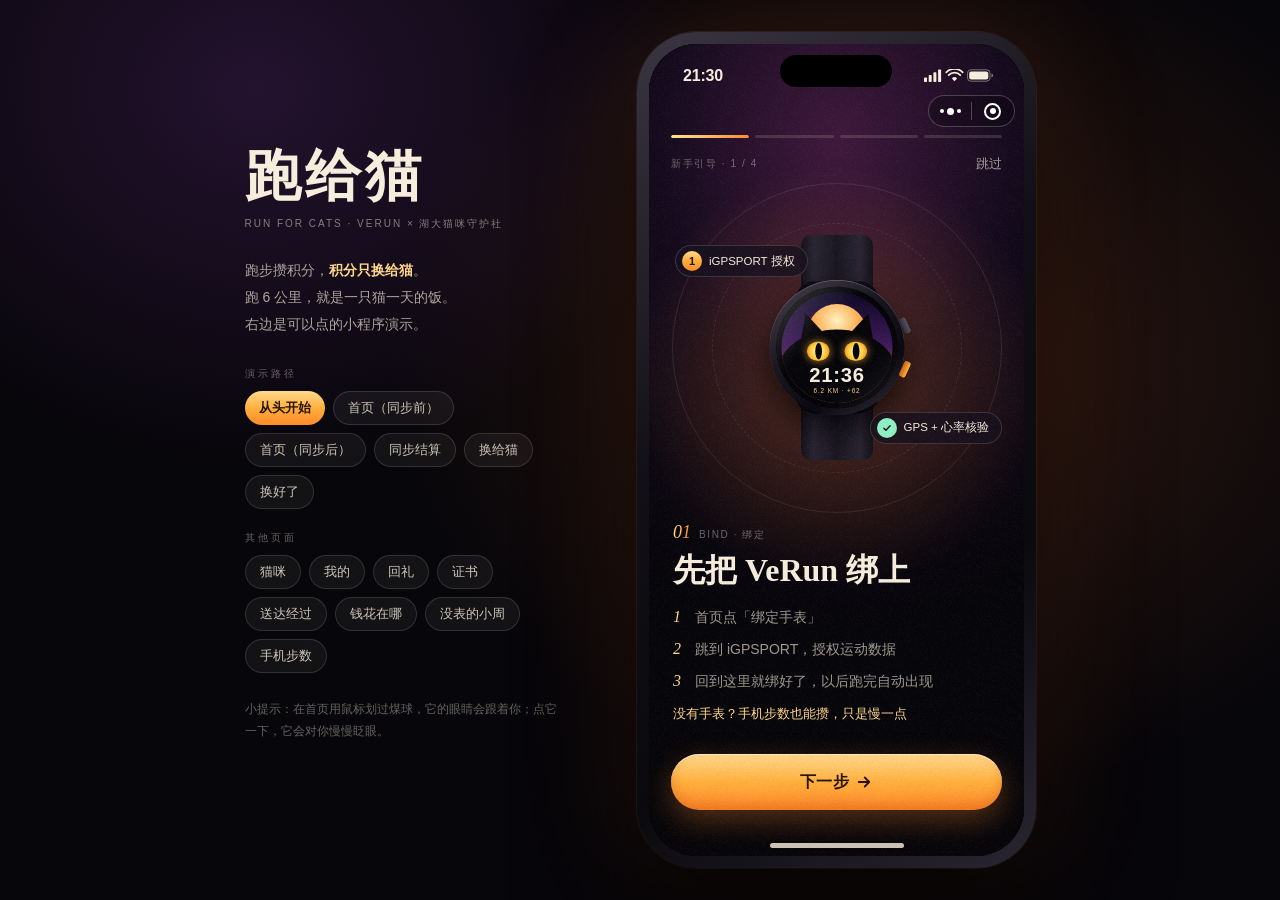
<file: index.html>
<!DOCTYPE html>
<html lang="zh-CN">
  <head>
    <link rel="stylesheet" href="./assets/uni.839f027d.css">

    <meta charset="UTF-8" />
    <script>
      // 桌面浏览器直接打开时，套一个手机外框再看（?noframe=1 可关掉）
      if (window.self === window.top && window.innerWidth > 600 && !/[?&](noframe|frame)=1/.test(location.search)) {
        location.replace('./static/h5/frame.html' + location.search + location.hash)
      }
      var coverSupport = 'CSS' in window && typeof CSS.supports === 'function' && (CSS.supports('top: env(a)') ||
        CSS.supports('top: constant(a)'))
      document.write(
        '<meta name="viewport" content="width=device-width, user-scalable=no, initial-scale=1.0, maximum-scale=1.0, minimum-scale=1.0' +
        (coverSupport ? ', viewport-fit=cover' : '') + '" />')
    </script>
    <meta name="theme-color" content="#07060A" />
    <title>跑给猫 · VeRun 里程换公益（演示）</title>
    <style>html,body{background:#07060A;margin:0}</style>
    <!--preload-links-->
    <!--app-context-->
    <script type="module" crossorigin src="./assets/index-Dg729XaZ.js"></script>
    <link rel="stylesheet" crossorigin href="./assets/index-CFUoJsLk.css">
  </head>
  <body>
    <div id="app"><!--app-html--></div>
  </body>
</html>
</file>
<file: assets/uni.839f027d.css>
uni-image{width:320px;height:240px;display:inline-block;overflow:hidden;position:relative}uni-image[hidden]{display:none}uni-image>div{width:100%;height:100%;background-repeat:no-repeat}uni-image>img{-webkit-touch-callout:none;-webkit-user-select:none;user-select:none;display:block;position:absolute;top:0;left:0;width:100%;height:100%;opacity:0}uni-image>.uni-image-will-change{will-change:transform}.uni-scroll-view-refresher{position:relative;overflow:hidden;flex-shrink:0}.uni-scroll-view-refresher-container{position:absolute;width:100%;bottom:0;display:flex;flex-direction:column-reverse}.uni-scroll-view-refresh{position:absolute;top:0;left:0;right:0;bottom:0;display:flex;flex-direction:row;justify-content:center;align-items:center}.uni-scroll-view-refresh-inner{display:flex;align-items:center;justify-content:center;line-height:0;width:40px;height:40px;border-radius:50%;background-color:#fff;box-shadow:0 1px 6px rgba(0,0,0,.118),0 1px 4px rgba(0,0,0,.118)}.uni-scroll-view-refresh__spinner{transform-origin:center center;animation:uni-scroll-view-refresh-rotate 2s linear infinite}.uni-scroll-view-refresh__spinner>circle{stroke:currentColor;stroke-linecap:round;animation:uni-scroll-view-refresh-dash 2s linear infinite}@keyframes uni-scroll-view-refresh-rotate{0%{transform:rotate(0)}to{transform:rotate(360deg)}}@keyframes uni-scroll-view-refresh-dash{0%{stroke-dasharray:1,200;stroke-dashoffset:0}50%{stroke-dasharray:89,200;stroke-dashoffset:-35px}to{stroke-dasharray:89,200;stroke-dashoffset:-124px}}@keyframes once-show{0%{top:0}}uni-resize-sensor,uni-resize-sensor>div{position:absolute;left:0;top:0;right:0;bottom:0;overflow:hidden}uni-resize-sensor{display:block;z-index:-1;visibility:hidden;animation:once-show 1ms}uni-resize-sensor>div>div{position:absolute;left:0;top:0}uni-resize-sensor>div:first-child>div{width:100000px;height:100000px}uni-resize-sensor>div:last-child>div{width:200%;height:200%}uni-scroll-view{display:block;width:100%}uni-scroll-view[hidden]{display:none}.uni-scroll-view{position:relative;-webkit-overflow-scrolling:touch;width:100%;height:100%;max-height:inherit}.uni-scroll-view-scrollbar-hidden::-webkit-scrollbar{display:none}.uni-scroll-view-scrollbar-hidden{-moz-scrollbars:none;scrollbar-width:none}.uni-scroll-view-content{width:100%;height:100%}uni-swiper-item{display:block;overflow:hidden;will-change:transform;position:absolute;width:100%;height:100%;cursor:grab}uni-swiper-item[hidden]{display:none}uni-swiper{display:block;height:150px}uni-swiper[hidden]{display:none}.uni-swiper-wrapper{overflow:hidden;position:relative;width:100%;height:100%;transform:translateZ(0)}.uni-swiper-slides{position:absolute;left:0;top:0;right:0;bottom:0}.uni-swiper-slide-frame{position:absolute;left:0;top:0;width:100%;height:100%;will-change:transform}.uni-swiper-dots{position:absolute;font-size:0}.uni-swiper-dots-horizontal{left:50%;bottom:10px;text-align:center;white-space:nowrap;transform:translate(-50%)}.uni-swiper-dots-horizontal .uni-swiper-dot{margin-right:8px}.uni-swiper-dots-horizontal .uni-swiper-dot:last-child{margin-right:0}.uni-swiper-dots-vertical{right:10px;top:50%;text-align:right;transform:translateY(-50%)}.uni-swiper-dots-vertical .uni-swiper-dot{display:block;margin-bottom:9px}.uni-swiper-dots-vertical .uni-swiper-dot:last-child{margin-bottom:0}.uni-swiper-dot{display:inline-block;width:8px;height:8px;cursor:pointer;transition-property:background-color;transition-timing-function:ease;background:rgba(0,0,0,.3);border-radius:50%}.uni-swiper-dot-active{background-color:#000}.uni-swiper-navigation{width:26px;height:26px;cursor:pointer;position:absolute;top:50%;margin-top:-13px;display:flex;align-items:center;transition:all .2s;border-radius:50%;opacity:1}.uni-swiper-navigation-disabled{opacity:.35;cursor:not-allowed}.uni-swiper-navigation-hide{opacity:0;cursor:auto;pointer-events:none}.uni-swiper-navigation-prev{left:10px}.uni-swiper-navigation-prev svg{margin-left:-1px;left:10px}.uni-swiper-navigation-prev.uni-swiper-navigation-vertical{top:18px;left:50%;margin-left:-13px}.uni-swiper-navigation-prev.uni-swiper-navigation-vertical svg{transform:rotate(90deg);margin-left:auto;margin-top:-2px}.uni-swiper-navigation-next{right:10px}.uni-swiper-navigation-next svg{transform:rotate(180deg)}.uni-swiper-navigation-next.uni-swiper-navigation-vertical{top:auto;bottom:5px;left:50%;margin-left:-13px}.uni-swiper-navigation-next.uni-swiper-navigation-vertical svg{margin-top:2px;transform:rotate(270deg)}uni-text[selectable]{cursor:auto;-webkit-user-select:text;user-select:text}uni-text{white-space:pre-line}uni-view{display:block}uni-view[hidden]{display:none}uni-toast{position:fixed;top:0;right:0;bottom:0;left:0;z-index:999;display:block;box-sizing:border-box;pointer-events:none;font-size:16px}uni-toast .uni-sample-toast{position:fixed;z-index:999;top:50%;left:50%;transform:translate(-50%,-50%);text-align:center;width:max-content;max-width:80%;max-width:min(200px,80%);box-sizing:border-box;padding:12px 20px;background-color:rgba(76,76,76,.95);border-radius:10px}uni-toast .uni-simple-toast__text{display:-webkit-box;-webkit-box-orient:vertical;-webkit-line-clamp:2;overflow:hidden;margin:0;color:#fff;font-size:16px;line-height:1.4;text-align:center;max-width:100%;word-break:break-word;white-space:normal}uni-toast .uni-sample-toast.uni-toast--top{top:12px;top:calc(12px + env(safe-area-inset-top,0px));transform:translate(-50%)}uni-toast .uni-sample-toast.uni-toast--bottom{top:auto;bottom:12px;bottom:calc(12px + env(safe-area-inset-bottom,0px));transform:translate(-50%)}uni-toast .uni-mask{pointer-events:auto}uni-toast .uni-toast{position:fixed;z-index:999;width:140px;height:140px;display:flex;flex-direction:column;align-items:center;justify-content:center;top:50%;left:50%;transform:translate(-50%,-50%);background:rgba(76,76,76,.95);text-align:center;border-radius:10px;color:#fff}.uni-toast *{box-sizing:border-box}uni-toast .uni-toast__icon{margin:0;flex-shrink:0;width:36px!important;height:36px!important;object-fit:contain;vertical-align:baseline!important}.uni-icon_toast{margin:15px 0 0}.uni-icon_toast.uni-icon-success-no-circle:before{color:#fff;font-size:55px}.uni-icon_toast.uni-loading{margin:20px 0 0;width:38px;height:38px;vertical-align:baseline}uni-toast .uni-toast__content{display:-webkit-box;-webkit-box-orient:vertical;-webkit-line-clamp:2;margin:16px 0 0;padding:0 8px;max-width:100%;overflow:hidden;font-size:16px;line-height:1.4;color:#fff;word-break:break-word;white-space:normal}
</file>
<file: assets/index-CFUoJsLk.css>
*{margin:0;-webkit-tap-highlight-color:transparent}html,body{-webkit-user-select:none;-moz-user-select:none;user-select:none;width:100%;height:100%}body{overflow-x:hidden;font-size:16px}uni-app,uni-page,uni-page-wrapper,uni-page-body{display:block;box-sizing:border-box;width:100%}uni-page-wrapper{position:relative}#app,uni-app,uni-page,uni-page-wrapper{height:100%}.uni-mask{position:fixed;z-index:999;top:0;right:0;left:0;bottom:0;background:rgba(0,0,0,.5)}.uni-fade-enter-active,.uni-fade-leave-active{transition-duration:.25s;transition-property:opacity;transition-timing-function:ease}.uni-fade-enter-from,.uni-fade-leave-active{opacity:0}.uni-loading,uni-button[loading]:before{background-color:transparent;background-image:url(data:image/svg+xml;base64,\ [base64]);background-repeat:no-repeat}.uni-loading{width:20px;height:20px;display:inline-block;vertical-align:middle;animation:uni-loading 1s steps(12,end) infinite;background-size:100%}@keyframes uni-loading{0%{transform:rotate3d(0,0,1,0)}to{transform:rotate3d(0,0,1,360deg)}}html{--primary-color: #007aff;--UI-BG: #fff;--UI-BG-1: #f7f7f7;--UI-BG-2: #fff;--UI-BG-3: #f7f7f7;--UI-BG-4: #4c4c4c;--UI-BG-5: #fff;--UI-FG: #000;--UI-FG-0: rgba(0, 0, 0, .9);--UI-FG-HALF: rgba(0, 0, 0, .9);--UI-FG-1: rgba(0, 0, 0, .5);--UI-FG-2: rgba(0, 0, 0, .3);--UI-FG-3: rgba(0, 0, 0, .1)}uni-page[data-type] uni-page-body{background-color:transparent}body:after{position:fixed;content:"";left:-1000px;top:-1000px;animation:shadow-preload .1s;animation-delay:3s}@keyframes shadow-preload{0%{background-image:url(https://cdn.dcloud.net.cn/img/shadow-grey.png)}to{background-image:url(https://cdn.dcloud.net.cn/img/shadow-grey.png)}}.uni-async-error{position:absolute;left:0;right:0;top:0;bottom:0;color:#999;padding:100px 10px;text-align:center}.uni-async-loading{box-sizing:border-box;width:100%;padding:50px;text-align:center}.uni-async-loading .uni-loading{width:30px;height:30px}uni-page-body{background:#07060a;color:#f6eddc;font-family:-apple-system,BlinkMacSystemFont,PingFang SC,HarmonyOS Sans SC,MiSans,Noto Sans SC,Microsoft YaHei,sans-serif;font-size:.875rem;line-height:1.5;-webkit-font-smoothing:antialiased;height:100%;overflow:hidden}body{background:#07060a}uni-view,uni-text,uni-image,uni-button,uni-scroll-view,uni-swiper,uni-swiper-item,uni-input{box-sizing:border-box}uni-image{display:block}.pg{position:fixed;left:0;top:0;right:0;bottom:0;overflow:hidden;background:#07060a;color:#f6eddc;--sab: env(safe-area-inset-bottom)}.pg.framed{--sab: 26px}.grain{position:absolute;left:0;top:0;right:0;bottom:0;z-index:90;pointer-events:none;background-image:url([data-uri]);background-size:8rem 8rem;opacity:.05}.sc{height:100%}.serif{font-family:Songti SC,STSongti-SC-Black,"Noto Serif SC","Source Han Serif SC",SimSun,serif;font-weight:900}.num{font-family:Didot,"Bodoni 72",Bodoni MT,Playfair Display,"Noto Serif Display","Noto Serif",Georgia,serif;font-style:italic;font-weight:400;font-variant-numeric:lining-nums;font-feature-settings:"lnum" 1}.din{font-family:DIN Alternate,DIN Condensed,Bahnschrift,Roboto Condensed,Helvetica Neue,Arial,sans-serif;font-weight:700;font-variant-numeric:tabular-nums}.micro{font-family:-apple-system,BlinkMacSystemFont,PingFang SC,HarmonyOS Sans SC,MiSans,Noto Sans SC,Microsoft YaHei,sans-serif;font-size:.625rem;line-height:1.4;letter-spacing:.1rem;text-transform:uppercase;color:rgba(246,237,220,.4);font-weight:500}.gold-t{background-image:linear-gradient(105deg,#fff1c4,#ffd070 28%,#ff9c36 66%,#ff602b);-webkit-background-clip:text;background-clip:text;color:transparent;-webkit-text-fill-color:transparent}.amber{color:#ffb03a}.t2{color:rgba(246,237,220,.64)}.t3{color:rgba(246,237,220,.4)}.row{display:flex;align-items:center}.between{display:flex;align-items:center;justify-content:space-between}.f1{flex:1;min-width:0}.glass{background:rgba(255,244,226,.05);border:1px solid rgba(246,237,220,.09);border-radius:1.5rem}.press{transition:transform .18s cubic-bezier(.22,1,.36,1),opacity .18s}.press-on{transform:scale(.965);opacity:.82}.btn{position:relative;height:3.5rem;border-radius:1.75rem;display:flex;align-items:center;justify-content:center;font-size:1rem;font-weight:600;letter-spacing:.03125rem;color:#2a1202;background:linear-gradient(180deg,#ffd98c,#ffae3c 52%,#ff8a2c);box-shadow:0 .625rem 1.875rem rgba(255,138,44,.32),inset 0 1px rgba(255,255,255,.55),inset 0 -.375rem .75rem rgba(190,70,0,.28);overflow:hidden}.btn.ghost{color:#f6eddc;background:rgba(255,244,226,.06);border:1px solid rgba(246,237,220,.16);box-shadow:none}.btn.off{background:rgba(255,244,226,.08);color:rgba(246,237,220,.4);box-shadow:none}.rv{opacity:0;animation:rvIn .9s cubic-bezier(.22,1,.36,1) both;animation-delay:calc(var(--i, 0) * 70ms + 60ms)}@keyframes rvIn{0%{opacity:0;transform:translateY(1.375rem)}to{opacity:1;transform:none}}@keyframes fadeIn{0%{opacity:0}to{opacity:1}}@keyframes spin{to{transform:rotate(360deg)}}@keyframes breathe{0%,to{transform:scale(1);opacity:1}50%{transform:scale(1.06);opacity:.82}}@keyframes floaty{0%,to{transform:translateY(0)}50%{transform:translateY(-.375rem)}}@keyframes shine{0%{transform:translate(-140%) skew(-18deg)}55%,to{transform:translate(260%) skew(-18deg)}}.sec{display:flex;align-items:baseline;padding:0 1.25rem;margin:2.5rem 0 .875rem}.sec .no{font-family:Didot,"Bodoni 72",Bodoni MT,Playfair Display,"Noto Serif Display","Noto Serif",Georgia,serif;font-style:italic;font-size:.9375rem;margin-right:.5rem;background-image:linear-gradient(105deg,#fff1c4,#ffd070 28%,#ff9c36 66%,#ff602b);-webkit-background-clip:text;background-clip:text;color:transparent;-webkit-text-fill-color:transparent}.sec .tt{font-family:Songti SC,STSongti-SC-Black,"Noto Serif SC","Source Han Serif SC",SimSun,serif;font-weight:900;font-size:1.3125rem;letter-spacing:.03125rem;flex:1}.sec .more{font-size:.75rem;color:rgba(246,237,220,.4);display:flex;align-items:center}html{font-size:min(4.266666667vw,20.48px)!important;background:#07060a}body{background:#07060a;overflow:hidden}uni-page-body{height:100%}.pg{max-width:480px;margin:0 auto}::-webkit-scrollbar{display:none;width:0;height:0}uni-toast .uni-toast{border-radius:14px;background:rgba(30,26,40,.92)}
</file>
